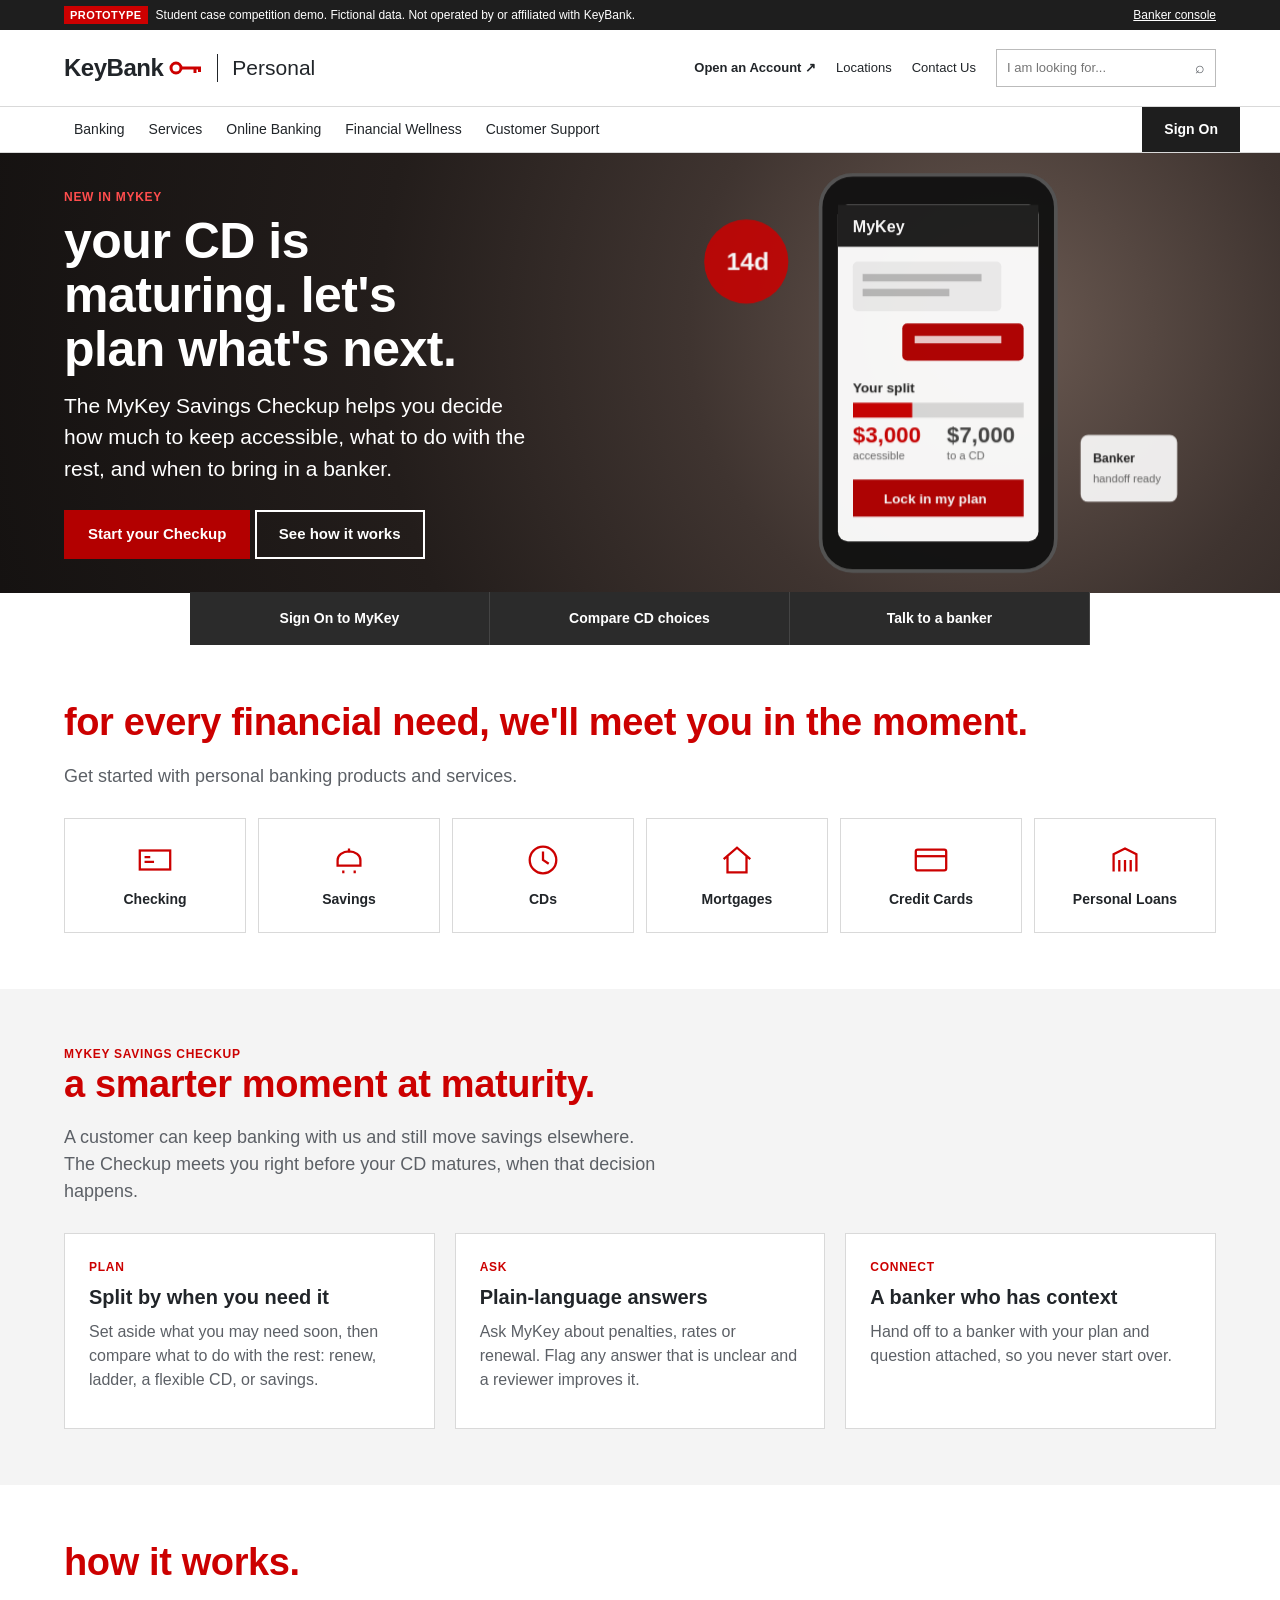
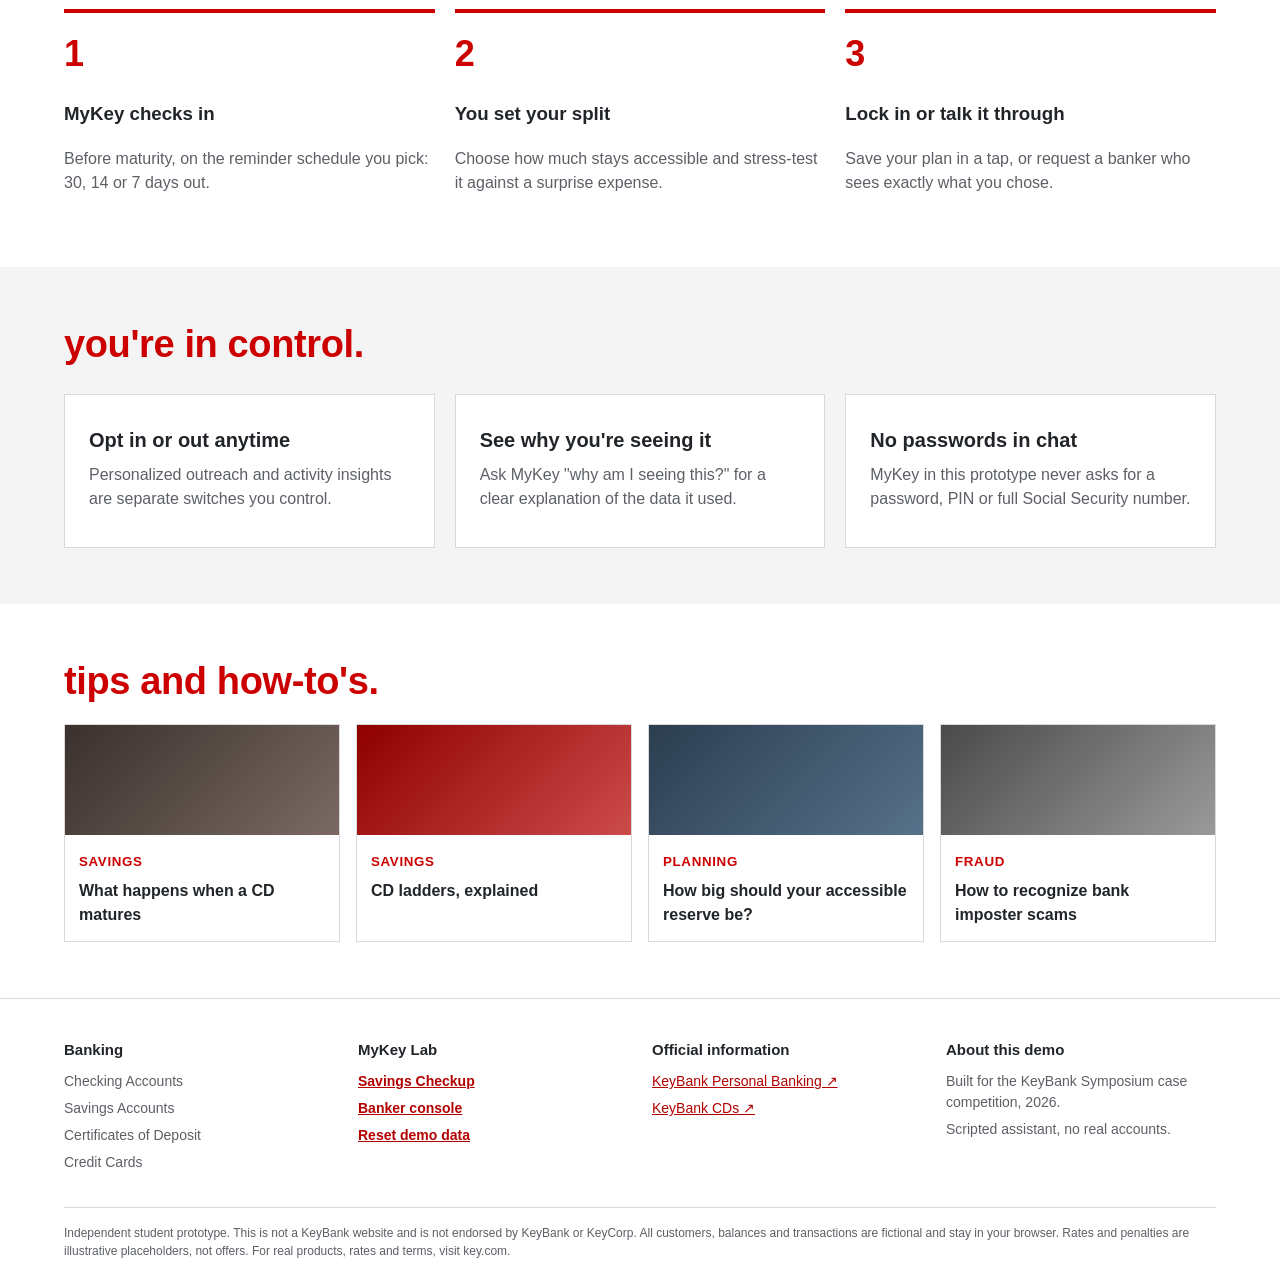
<file: index.html>
<!doctype html>
<html lang="en">
<head>
<meta charset="utf-8">
<meta name="viewport" content="width=device-width,initial-scale=1">
<meta name="robots" content="noindex,nofollow">
<meta name="description" content="Student case competition prototype: MyKey Savings Checkup, an extension of a bank virtual assistant for CD maturity decisions. Fictional data.">
<title>MyKey Savings Checkup | Case Competition Prototype</title>
<link rel="stylesheet" href="css/styles.css">
</head>
<body>
<div id="root"></div>
<div id="chat"></div>
<div id="toast" class="toast" role="status" hidden></div>
<noscript><p style="padding:24px">This prototype needs JavaScript.</p></noscript>
<script src="js/data.js"></script>
<script src="js/app.js"></script>
</body>
</html>
</file>
<file: css/styles.css>
:root{
  --red:#cc0000;--red-dark:#b30000;--red-deep:#8f0000;--ink:#212529;--muted:#5c6066;--line:#d9d9d9;--soft:#f4f4f4;--tint:#fbeeee;
  --ok:#1d7a3a;--warn:#9a6200;--blue:#1f5fa8;
  --font:"Helvetica Neue",Helvetica,Arial,sans-serif;
}
*{box-sizing:border-box}
html{scroll-behavior:smooth}
body{margin:0;font-family:var(--font);color:var(--ink);background:#fff;font-size:16px;line-height:1.5}
a{color:var(--red-dark)}
button,input,select,textarea{font:inherit;color:inherit}
button{cursor:pointer}
:focus-visible{outline:3px solid var(--blue);outline-offset:2px}
[hidden]{display:none!important}
.sr{position:absolute;width:1px;height:1px;overflow:hidden;clip:rect(0 0 0 0)}
.wrap{max-width:1200px;margin:0 auto;padding:0 24px}

/* top bar */
.topbar{background:#1e1e1e;color:#fff;font-size:12px}
.topbar .wrap{display:flex;justify-content:space-between;align-items:center;gap:12px;min-height:30px;flex-wrap:wrap}
.topbar .proto{display:flex;align-items:center;gap:8px}
.topbar .proto b{background:var(--red);padding:1px 6px;font-size:11px;letter-spacing:.04em}
.topbar button{background:none;border:0;color:#fff;font-size:12px;padding:6px 0;text-decoration:underline}

/* header */
.masthead{border-bottom:1px solid var(--line);background:#fff}
.masthead .wrap{display:flex;align-items:center;justify-content:space-between;gap:18px;min-height:76px;flex-wrap:wrap}
.logo{display:flex;align-items:center;gap:14px;text-decoration:none;color:var(--ink);background:none;border:0;padding:0}
.logo .word{font-weight:800;font-size:24px;letter-spacing:-.02em;display:flex;align-items:center;gap:6px}
.logo .word svg{width:34px;height:16px}
.logo .divider{width:1px;height:28px;background:var(--ink)}
.logo .section{font-size:21px}
.mast-right{display:flex;align-items:center;gap:20px;flex-wrap:wrap}
.btn-outline{border:2px solid var(--ink);background:#fff;font-weight:700;font-size:14px;padding:6px 12px}
.mast-right a,.mast-right .link{font-size:13px;color:var(--ink);text-decoration:none;background:none;border:0;padding:0}
.search{display:flex;border:1px solid #bbb;min-width:200px}
.search input{border:0;padding:7px 10px;width:100%;font-size:13px}
.search span{padding:6px 10px;color:var(--muted)}

/* nav */
.mainnav{border-bottom:1px solid var(--line);background:#fff}
.mainnav .wrap{display:flex;align-items:stretch;justify-content:space-between;gap:12px;padding-right:0}
.mainnav ul{list-style:none;display:flex;margin:0;padding:0;gap:4px;flex-wrap:wrap}
.mainnav li button{background:none;border:0;border-bottom:3px solid transparent;font-size:14px;padding:12px 10px 9px;color:var(--ink)}
.mainnav li button.on{border-bottom-color:var(--red);font-weight:700}
.signon-btn{background:#1e1e1e;color:#fff;border:0;font-weight:700;font-size:14px;padding:0 22px;min-height:44px}
.signon-btn.out{background:var(--red-dark)}

/* buttons */
.btn{display:inline-block;background:var(--red-dark);color:#fff;border:2px solid var(--red-dark);font-weight:700;padding:11px 22px;font-size:15px;text-decoration:none;border-radius:0}
.btn:hover{background:var(--red-deep);border-color:var(--red-deep)}
.btn.ghost{background:#fff;color:var(--red-dark)}
.btn.ghost:hover{background:var(--tint)}
.btn.dark{background:#1e1e1e;border-color:#1e1e1e}
.btn.small{padding:6px 12px;font-size:13px}
.btn:disabled{opacity:.45;cursor:not-allowed}
.linkbtn{background:none;border:0;color:var(--red-dark);text-decoration:underline;padding:0;font-weight:700}

/* hero */
.hero{position:relative;min-height:440px;color:#fff;display:flex;align-items:center;overflow:hidden;
  background:radial-gradient(circle at 78% 40%,#6b5a52 0,#3f3430 30%,#231d1b 60%,#151211 100%)}
.hero .art{position:absolute;right:4%;top:50%;transform:translateY(-50%);width:min(46%,520px);opacity:.95}
.hero .wrap{position:relative;width:100%}
.kicker{color:var(--red);font-size:12px;font-weight:700;letter-spacing:.06em;text-transform:uppercase}
.hero .kicker{color:#ff4d4d}
.hero h1{font-size:clamp(32px,5vw,50px);line-height:1.08;margin:8px 0 14px;max-width:16ch;letter-spacing:-.01em}
.hero p{font-size:clamp(17px,2vw,21px);max-width:40ch;margin:0 0 26px}
.quick{display:grid;grid-template-columns:repeat(3,1fr);max-width:900px;margin:-1px auto 0;position:relative;z-index:2}
.quick button{background:#2b2b2b;color:#fff;border:0;border-right:1px solid #444;padding:16px;font-weight:700;font-size:14px}
.quick button:hover{background:var(--red-dark)}

/* sections */
section.band{padding:56px 0}
section.band.grey{background:var(--soft)}
.h-lower{font-size:clamp(26px,3.4vw,38px);color:var(--red);line-height:1.15;margin:0 0 12px;font-weight:700;letter-spacing:-.01em}
.lead{font-size:18px;color:var(--muted);max-width:60ch}
.products{display:grid;grid-template-columns:repeat(6,1fr);gap:12px;margin-top:28px}
.products button{background:#fff;border:1px solid var(--line);padding:22px 10px;display:flex;flex-direction:column;align-items:center;gap:10px;font-weight:700;font-size:14px}
.products button:hover{border-color:var(--red)}
.products svg{width:38px;height:38px;color:var(--red)}
.cards{display:grid;grid-template-columns:repeat(3,1fr);gap:20px;margin-top:28px}
.card{background:#fff;border:1px solid var(--line);padding:24px}
.card h3{margin:6px 0 8px;font-size:20px}
.card p{margin:0 0 12px;color:var(--muted)}
.steps{counter-reset:s;display:grid;grid-template-columns:repeat(3,1fr);gap:20px;margin-top:24px}
.steps div{border-top:4px solid var(--red);padding-top:14px}
.steps div::before{counter-increment:s;content:counter(s);font-size:36px;font-weight:800;color:var(--red);display:block}
.tips{display:grid;grid-template-columns:repeat(4,1fr);gap:16px;margin-top:20px}
.tip{border:1px solid var(--line);background:#fff}
.tip .img{height:110px;background:linear-gradient(135deg,#3a302d,#7a6a62)}
.tip .img.b{background:linear-gradient(135deg,#8f0000,#cc4b4b)}
.tip .img.c{background:linear-gradient(135deg,#2c3e50,#56718a)}
.tip .img.d{background:linear-gradient(135deg,#4a4a4a,#9a9a9a)}
.tip div.t{padding:14px}
.tip small{color:var(--red);font-weight:700;letter-spacing:.05em}
.tip h4{margin:6px 0 0;font-size:16px}

/* footer */
footer.site{background:#fff;border-top:1px solid var(--line);padding:40px 0 24px;font-size:14px}
.fcols{display:grid;grid-template-columns:repeat(4,1fr);gap:24px}
.fcols h4{margin:0 0 10px;font-size:15px}
.fcols ul{list-style:none;margin:0;padding:0}
.fcols li{margin:6px 0;color:var(--muted)}
.legal{border-top:1px solid var(--line);margin-top:28px;padding-top:16px;color:var(--muted);font-size:12px}

/* drawer */
.scrim{position:fixed;inset:0;background:rgba(0,0,0,.45);z-index:40}
.drawer{position:fixed;top:0;right:0;height:100%;width:min(440px,100%);background:#fff;z-index:41;overflow:auto;padding:28px;box-shadow:-6px 0 24px rgba(0,0,0,.2)}
.drawer h2{margin:0 0 4px;font-size:26px}
.drawer .close{position:absolute;top:16px;right:16px;background:none;border:0;font-size:26px;line-height:1}
label.f{display:block;font-weight:700;font-size:14px;margin:14px 0 6px}
input.t,select.t,textarea.t{width:100%;border:1px solid #9a9a9a;padding:10px;font-size:15px;border-radius:0;background:#fff}
.demo-list{display:grid;gap:10px;margin:12px 0}
.demo-list button{text-align:left;border:1px solid var(--line);background:#fff;padding:12px 14px;display:flex;justify-content:space-between;gap:10px;align-items:center}
.demo-list button:hover{border-color:var(--red);background:var(--tint)}
.demo-list small{color:var(--muted);display:block}
.note{font-size:13px;color:var(--muted)}
.notice{background:var(--soft);border-left:4px solid var(--red);padding:12px 14px;font-size:14px;margin:14px 0}

/* app shell */
.appbar{background:#fff;border-bottom:1px solid var(--line)}
.appbar .wrap{display:flex;gap:4px;overflow:auto}
.appbar button{background:none;border:0;border-bottom:3px solid transparent;padding:14px 14px 11px;font-weight:700;font-size:14px;white-space:nowrap;color:var(--ink)}
.appbar button.on{border-bottom-color:var(--red);color:var(--red-dark)}
.appbar .badge{background:var(--red);color:#fff;border-radius:9px;font-size:11px;padding:1px 6px;margin-left:4px}
.app{background:var(--soft);min-height:70vh;padding:28px 0 60px}
.greet{display:flex;justify-content:space-between;align-items:flex-end;gap:16px;flex-wrap:wrap;margin-bottom:18px}
.greet h1{margin:0;font-size:32px;color:var(--red)}
.panel{background:#fff;border:1px solid var(--line);padding:22px;min-width:0}
.panel h2{margin:0 0 6px;font-size:21px}
.panel h3{margin:0 0 6px;font-size:17px}
.grid2{display:grid;grid-template-columns:1.35fr 1fr;gap:20px}
.grid3{display:grid;grid-template-columns:repeat(3,1fr);gap:20px}
.stack{display:grid;gap:20px}
.alert{background:#fff;border:1px solid var(--line);border-left:6px solid var(--red);padding:18px 22px;display:flex;justify-content:space-between;align-items:center;gap:16px;flex-wrap:wrap;margin-bottom:20px}
.alert h2{margin:0;font-size:20px}
.alert p{margin:4px 0 0;color:var(--muted)}
table{width:100%;border-collapse:collapse}
th,td{text-align:left;padding:11px 10px;border-bottom:1px solid var(--line);vertical-align:top;font-size:14px}
thead th{font-size:12px;text-transform:uppercase;letter-spacing:.04em;color:var(--muted)}
td.num,th.num{text-align:right;font-variant-numeric:tabular-nums}
.table-wrap{overflow:auto}
.chip{display:inline-block;background:var(--soft);border:1px solid var(--line);padding:2px 8px;font-size:12px;margin:2px 4px 2px 0;border-radius:12px}
.chip.red{background:var(--tint);border-color:#efc2c2;color:var(--red-deep)}
.chip.ok{background:#e8f4ec;border-color:#bfe0c9;color:var(--ok)}
.chip.warn{background:#fff4e0;border-color:#f0d7a6;color:var(--warn)}
.muted{color:var(--muted)}
.figs{display:grid;grid-template-columns:1fr 1fr;gap:12px;margin:14px 0}
.figs div{background:var(--tint);padding:14px}
.figs div.alt{background:var(--soft)}
.figs strong{display:block;font-size:clamp(22px,3vw,32px);line-height:1.1}
.bar{height:14px;background:#e3e3e3;display:flex;overflow:hidden}
.bar i{display:block;height:100%;background:var(--red);transition:width .15s}
.bar i.b{background:#555}
input[type=range]{width:100%;accent-color:var(--red);margin:8px 0}
.rangelbl{display:flex;justify-content:space-between;font-size:12px;color:var(--muted)}
.opts{display:grid;gap:10px;margin-top:10px}
.opt{display:grid;grid-template-columns:auto 1fr auto;gap:12px;align-items:center;border:1px solid var(--line);padding:12px 14px;cursor:pointer;background:#fff}
.opt:has(input:checked){border-color:var(--red);background:var(--tint)}
.opt b{display:block}
.opt small{color:var(--muted)}
.opt .val{font-weight:700;text-align:right;font-variant-numeric:tabular-nums}
.stepno{display:inline-flex;width:26px;height:26px;border-radius:50%;background:var(--red);color:#fff;align-items:center;justify-content:center;font-weight:700;font-size:14px;margin-right:8px}
.kpis{display:grid;grid-template-columns:repeat(4,1fr);gap:16px;margin-bottom:20px}
.kpi{background:#fff;border:1px solid var(--line);padding:16px}
.kpi strong{display:block;font-size:28px;line-height:1.1}
.kpi span{font-size:13px;color:var(--muted)}
.toggle{display:flex;justify-content:space-between;align-items:flex-start;gap:16px;padding:14px 0;border-bottom:1px solid var(--line)}
.toggle p{margin:2px 0 0;font-size:14px;color:var(--muted)}
.switch{position:relative;width:46px;height:26px;flex:none}
.switch input{opacity:0;width:100%;height:100%;margin:0;position:absolute;cursor:pointer;z-index:1}
.switch span{position:absolute;inset:0;background:#b9b9b9;border-radius:13px;transition:.15s}
.switch span::after{content:"";position:absolute;width:20px;height:20px;border-radius:50%;background:#fff;top:3px;left:3px;transition:.15s}
.switch input:checked+span{background:var(--red)}
.switch input:checked+span::after{left:23px}
.switch input:focus-visible+span{outline:3px solid var(--blue);outline-offset:2px}
.formgrid{display:grid;grid-template-columns:repeat(3,1fr);gap:0 16px}
.msg{border:1px solid var(--line);padding:14px;margin-bottom:12px;background:#fff}
.msg.unread{border-left:5px solid var(--red)}
.msg header{display:flex;justify-content:space-between;gap:10px;font-size:13px;color:var(--muted)}
pre.json{background:#1e1e1e;color:#eaeaea;padding:14px;overflow:auto;font-size:12px;max-height:320px}

/* chat */
.chatdock{position:fixed;right:20px;bottom:20px;z-index:30;width:min(390px,calc(100% - 32px))}
.chatfab{float:right;background:var(--red-dark);color:#fff;border:0;padding:13px 18px;font-weight:700;box-shadow:0 6px 18px rgba(0,0,0,.25);display:flex;gap:8px;align-items:center}
.chatbox{background:#fff;border:1px solid #bbb;box-shadow:0 10px 30px rgba(0,0,0,.25);display:flex;flex-direction:column;height:min(560px,calc(100vh - 120px));clear:both}
.chathead{background:#1e1e1e;color:#fff;padding:12px 14px;display:flex;justify-content:space-between;align-items:center}
.chathead small{color:#ccc;display:block;font-size:11px}
.chathead button{background:none;border:0;color:#fff;font-size:22px;line-height:1}
.chatlog{flex:1;overflow:auto;padding:14px;background:#fafafa;display:flex;flex-direction:column;gap:10px}
.bubble{max-width:88%;padding:10px 12px;font-size:14px;line-height:1.45}
.bubble.bot{background:#fff;border:1px solid var(--line);align-self:flex-start}
.bubble.me{background:var(--red-dark);color:#fff;align-self:flex-end}
.bubble .meta{display:flex;gap:10px;margin-top:8px;font-size:12px;flex-wrap:wrap}
.bubble .meta button{background:none;border:0;padding:0;color:var(--muted);text-decoration:underline;font-size:12px}
.bubble .src{font-size:11px;color:var(--muted);margin-top:6px}
.chatchips{display:flex;gap:6px;flex-wrap:wrap;padding:8px 12px;border-top:1px solid var(--line)}
.chatchips button{border:1px solid var(--red-dark);background:#fff;color:var(--red-dark);font-size:12px;padding:5px 9px;border-radius:14px;font-weight:700}
.chatform{display:flex;border-top:1px solid var(--line)}
.chatform input{flex:1;border:0;padding:12px;font-size:14px}
.chatform button{border:0;background:var(--red-dark);color:#fff;font-weight:700;padding:0 16px}

/* admin */
.adminbar{background:#1e1e1e;color:#fff}
.adminbar .wrap{display:flex;justify-content:space-between;align-items:center;min-height:60px;gap:12px;flex-wrap:wrap}
.adminbar .ttl{font-weight:800;font-size:18px}
.adminbar .ttl span{color:#ff6b6b}
.adminbar button{background:none;border:1px solid #666;color:#fff;padding:6px 12px;font-size:13px}
.adm{display:grid;grid-template-columns:220px 1fr;gap:20px}
.side{background:#fff;border:1px solid var(--line);align-self:start;position:sticky;top:12px}
.side button{display:flex;justify-content:space-between;width:100%;text-align:left;background:none;border:0;border-left:4px solid transparent;padding:12px 14px;font-weight:700;font-size:14px}
.side button.on{border-left-color:var(--red);background:var(--tint);color:var(--red-deep)}
.score{display:inline-flex;align-items:center;gap:8px;font-weight:800}
.score i{display:block;width:60px;height:8px;background:#e3e3e3;position:relative}
.score i b{position:absolute;left:0;top:0;bottom:0;background:var(--red)}
tr.sel td,tr.sel th{background:var(--tint)}
.mece{display:grid;grid-template-columns:repeat(4,1fr);gap:12px;margin-top:12px}
.mece div{padding:14px;border:1px solid var(--line)}
.mece strong{font-size:24px;display:block}
.toast{position:fixed;left:50%;bottom:24px;transform:translateX(-50%);background:#1e1e1e;color:#fff;padding:12px 18px;z-index:60;font-size:14px;box-shadow:0 6px 18px rgba(0,0,0,.3)}

@media (max-width:980px){
  .products{grid-template-columns:repeat(3,1fr)}
  .hero .art{opacity:.18;right:-10%}
  .tips,.kpis{grid-template-columns:repeat(2,1fr)}
  .grid2,.adm{grid-template-columns:1fr}
  .side{position:static;display:flex;overflow:auto}
  .side button{border-left:0;border-bottom:3px solid transparent;white-space:nowrap}
  .side button.on{border-bottom-color:var(--red)}
  .formgrid{grid-template-columns:1fr 1fr}
}
@media (max-width:700px){
  .wrap{padding:0 16px}
  .cards,.steps,.grid3,.fcols{grid-template-columns:1fr}
  .mece{grid-template-columns:1fr 1fr}
  .tips,.quick{grid-template-columns:1fr}
  .products{grid-template-columns:repeat(2,1fr)}
  .hero .art{opacity:.25;width:90%}
  .search{display:none}
  .mainnav ul{flex-wrap:nowrap;overflow-x:auto}
  .mainnav li button{white-space:nowrap}
  .signon-btn{padding:0 14px}
  .formgrid{grid-template-columns:1fr}
  .figs{grid-template-columns:1fr}
  .kpis{grid-template-columns:1fr 1fr}
}
</file>
